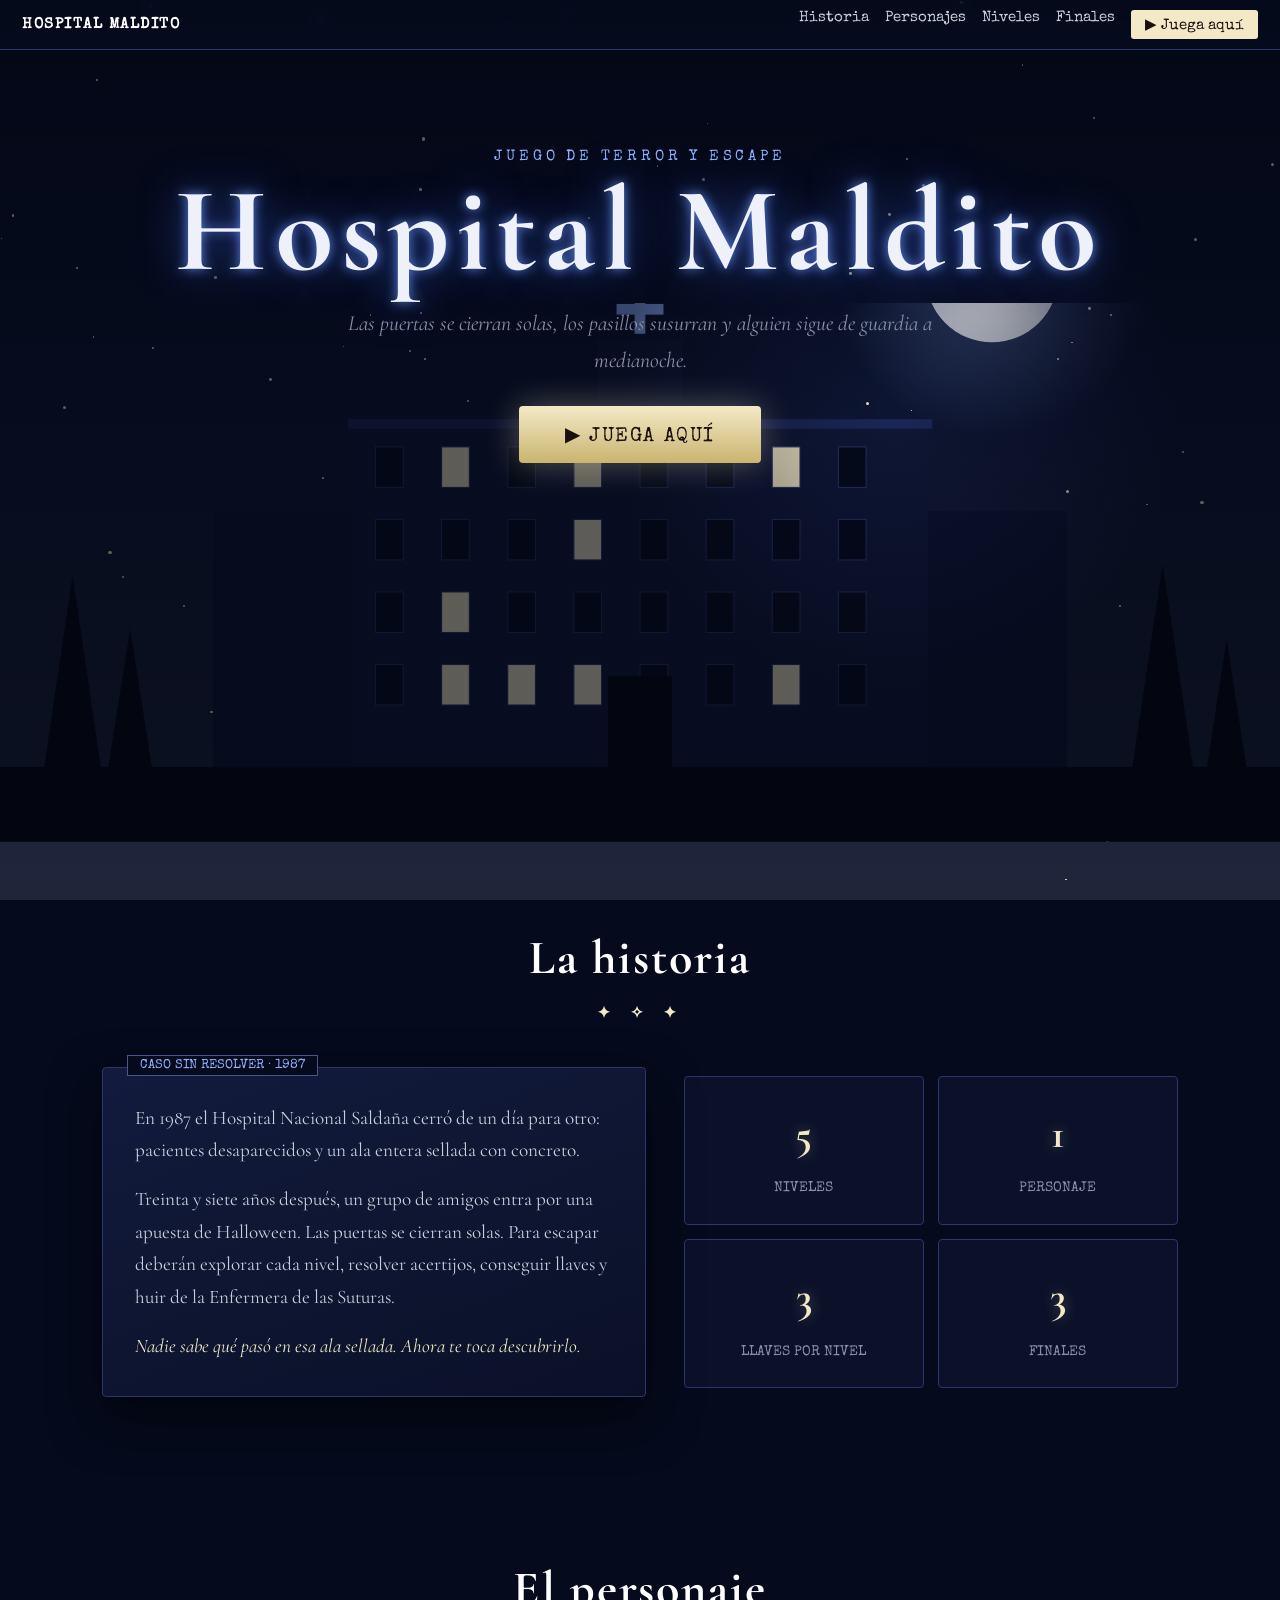
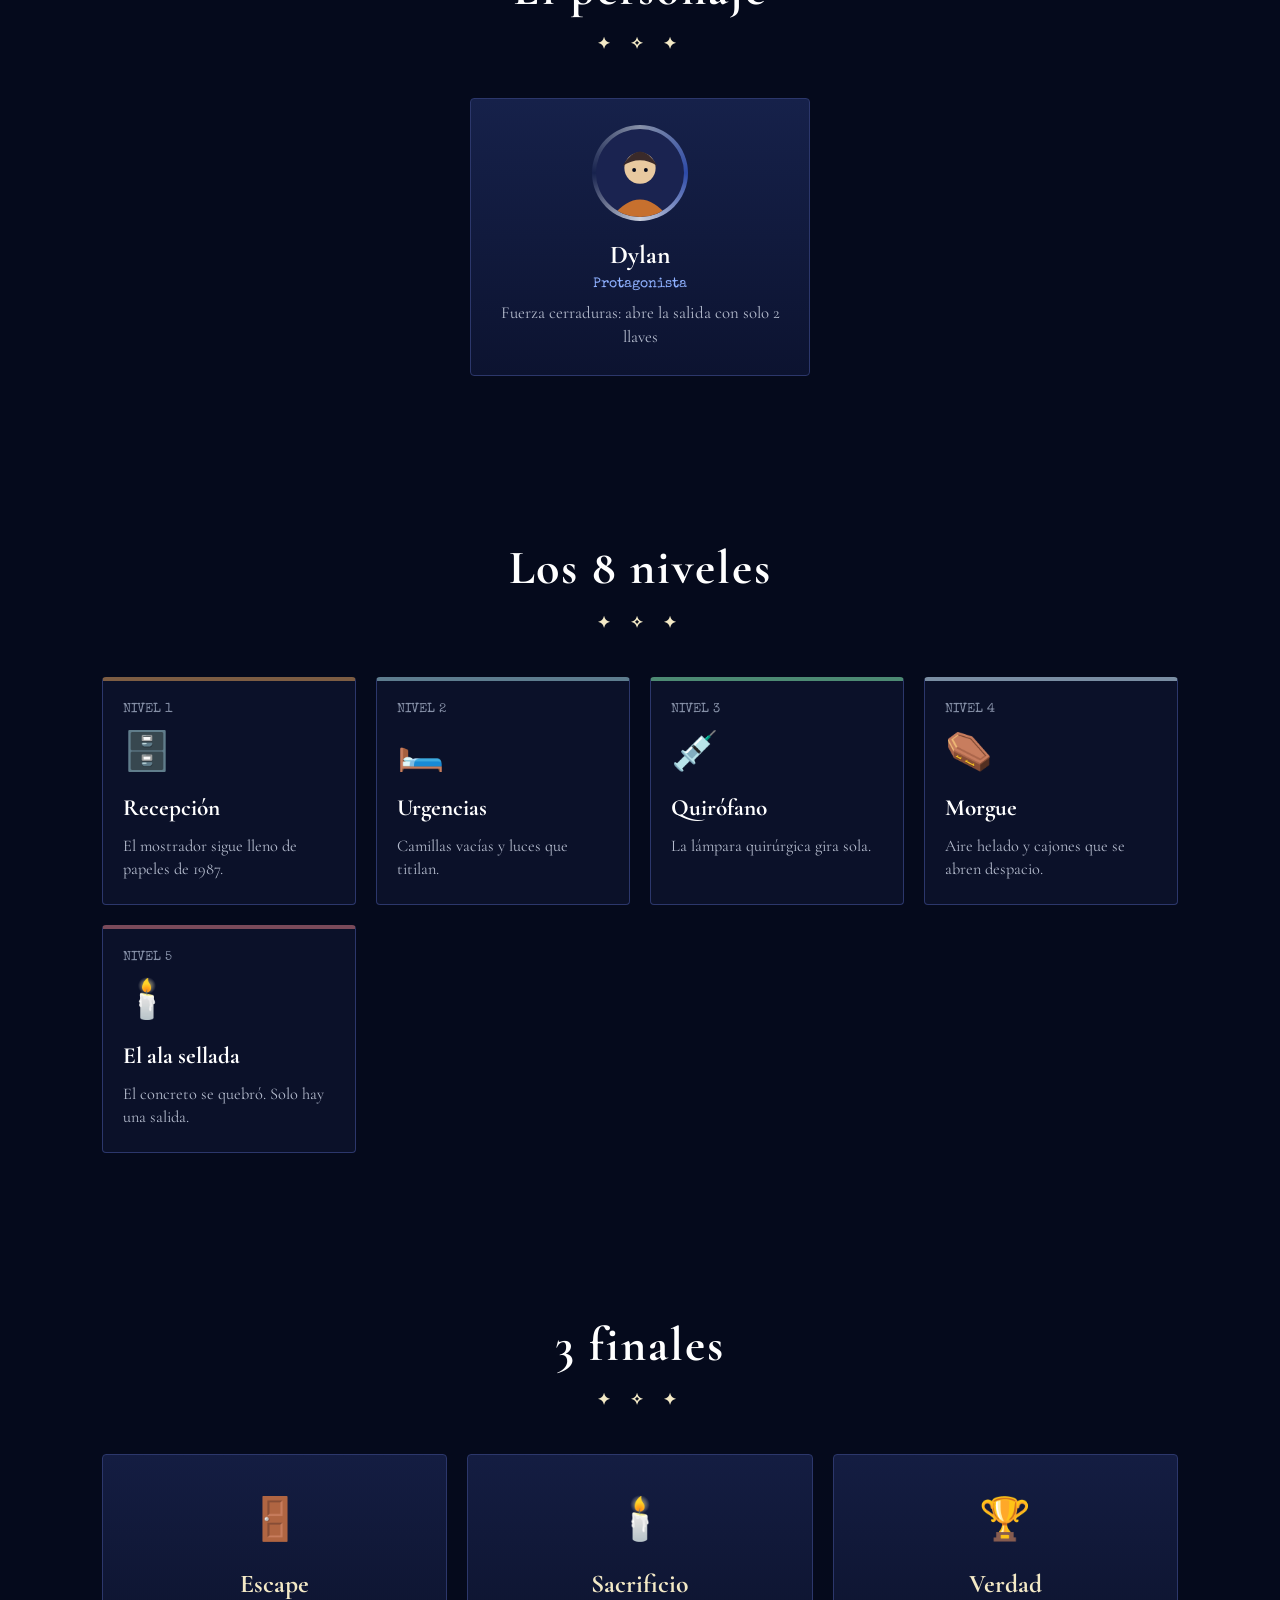
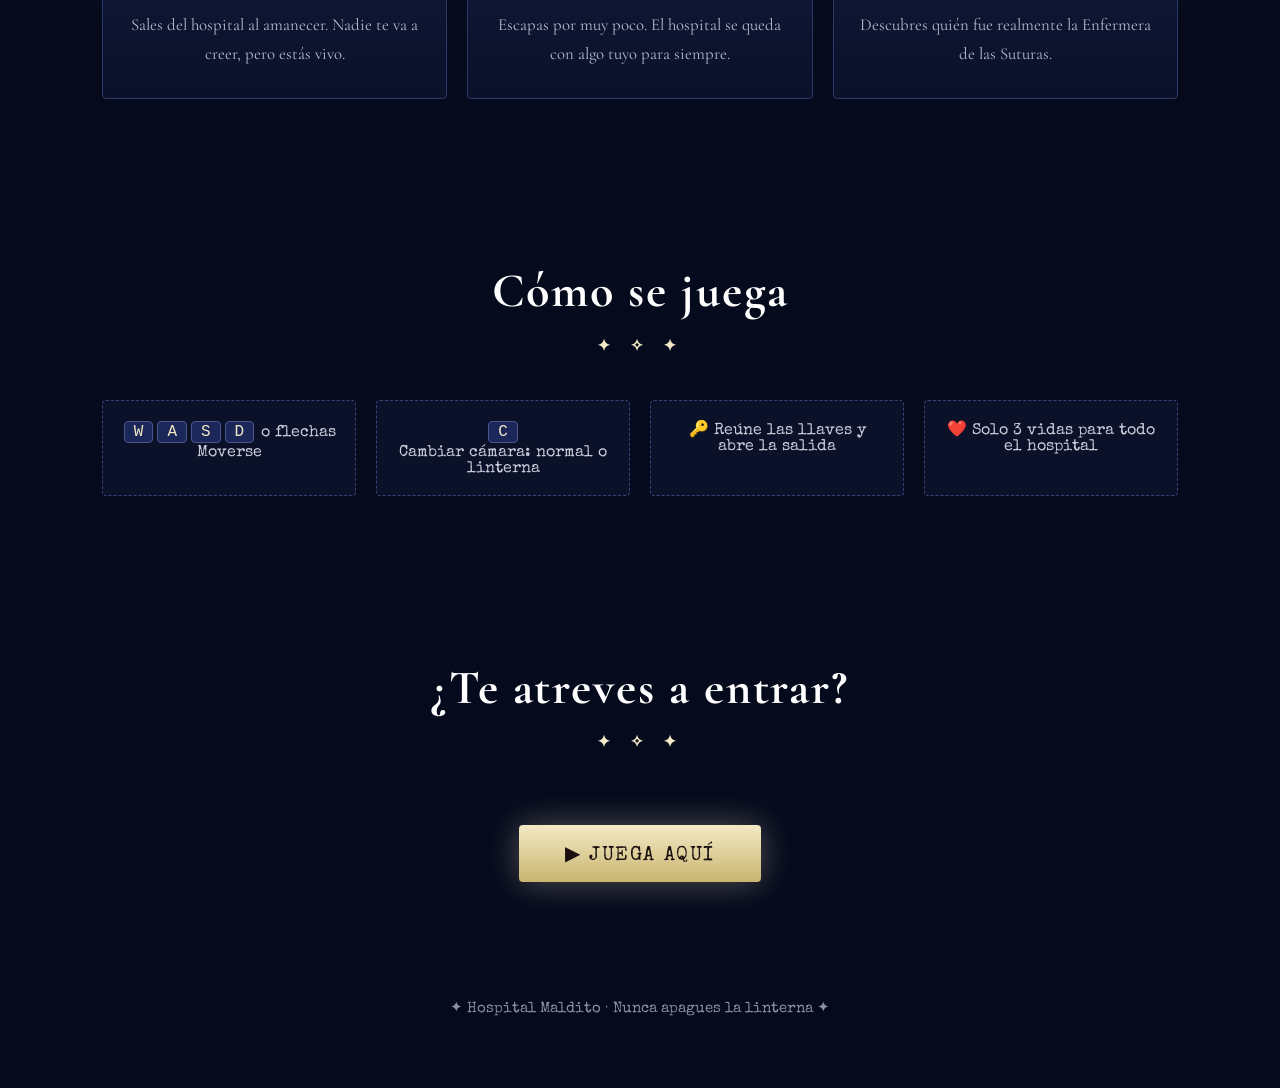
<file: pagina gueb/index.html>
<!DOCTYPE html>
<html lang="es">
<head>
<meta charset="utf-8">
<meta name="viewport" content="width=device-width, initial-scale=1">
<title>Hospital Maldito</title>
<link href="https://fonts.googleapis.com/css2?family=Cormorant+Garamond:ital,wght@0,500;0,700;1,500&family=Special+Elite&display=swap" rel="stylesheet">
<style>
:root{--night:#050a1c;--steel:#8791a8;--mist:#c9cedb;--star:#f3e9c6;--ice:#8fb1ff;
--serif:"Cormorant Garamond",Georgia,serif;--type:"Special Elite","Courier New",monospace;color-scheme:dark}
*{box-sizing:border-box}
html{scroll-behavior:smooth}
body{margin:0;background:linear-gradient(180deg,#050a1c,#0d1633 45%,#20263a) fixed #050a1c;color:var(--mist);font:1.2rem/1.7 var(--serif);overflow-x:hidden}
#stars{position:fixed;inset:0;pointer-events:none}
.s{position:absolute;border-radius:50%;background:var(--star);animation:tw 3s infinite ease-in-out}
@keyframes tw{0%,100%{opacity:.15;transform:scale(.7)}50%{opacity:1;transform:scale(1.15)}}
.hero,main,footer,.bar{position:relative;z-index:1}
.bar{position:sticky;top:0;z-index:50;display:flex;justify-content:space-between;align-items:center;gap:10px;padding:10px 22px;background:#050a1ccc;backdrop-filter:blur(6px);border-bottom:1px solid #2c376b;font:.95rem var(--type)}
.bar b{color:#fff;letter-spacing:.1em}
.bar nav{display:flex;gap:16px;flex-wrap:wrap}
.bar a{color:var(--mist);text-decoration:none}.bar a:hover{color:var(--star)}
.bar .mini{color:#1a0f0f;background:var(--star);padding:5px 14px;border-radius:3px}
.hero{min-height:88vh;overflow:hidden;text-align:center;--x:70%;--y:45%}
.scene{position:absolute;left:0;bottom:0;width:100%;height:68%}
.hero::after{content:"";position:absolute;inset:0;pointer-events:none;background:radial-gradient(circle 280px at var(--x) var(--y),transparent,rgba(3,6,18,.62))}
.hero-in{position:relative;z-index:3;padding:11vh 20px 0}
.tag{font:.95rem var(--type);color:var(--ice);letter-spacing:.25em}
h1{margin:6px 0 0;font-size:clamp(3rem,11vw,7.5rem);line-height:1;letter-spacing:.06em;color:#eef1fa;text-shadow:0 0 12px #5f86e8,0 0 44px #2d4aa8;animation:flick 7s infinite}
@keyframes flick{0%,18%,22%,62%,66%,100%{opacity:1}20%,64%{opacity:.35}21%{opacity:.9}65%{opacity:.55}}
.sub{max-width:600px;margin:14px auto 0;font-style:italic;color:var(--steel);font-size:1.35rem}
.cta{display:inline-block;margin-top:28px;padding:16px 46px;font:1.25rem var(--type);letter-spacing:.08em;color:#1a0f0f;background:linear-gradient(#f3e9c6,#c9b56f);border-radius:4px;text-decoration:none;box-shadow:0 0 34px #f3e9c655;transition:.25s;animation:pulse 2.4s infinite}
.cta:hover{transform:translateY(-3px) scale(1.04);box-shadow:0 0 60px #f3e9c699}
@keyframes pulse{50%{box-shadow:0 0 56px #f3e9c688}}
.flk{animation:fl 5s infinite}
@keyframes fl{0%,40%,44%,100%{opacity:1}42%,72%{opacity:.15}74%{opacity:.8}}
section{max-width:1120px;margin:0 auto;padding:76px 22px}
h2{margin:0 0 40px;text-align:center;font-size:clamp(2rem,5vw,3rem);color:#fff;letter-spacing:.04em}
h2::after{content:"✦  ✧  ✦";display:block;font-size:1rem;letter-spacing:.5em;color:var(--star)}
.story{display:grid;grid-template-columns:1.1fr 1fr;gap:38px;align-items:center}
.file{background:linear-gradient(160deg,#141d42e6,#0b1129e6);border:1px solid #2c376b;border-radius:4px;padding:34px 32px;position:relative;box-shadow:0 20px 50px #0008}
.file::before{content:"CASO SIN RESOLVER · 1987";position:absolute;top:-13px;left:24px;background:var(--night);border:1px solid #4a5590;color:var(--ice);font:.8rem var(--type);padding:3px 12px}
.file p{margin:0 0 16px}.file p:last-child{margin:0;font-style:italic;color:var(--star)}
.stats{display:grid;grid-template-columns:1fr 1fr;gap:14px}
.stat{border:1px solid #2c376b;background:#0b1129;padding:22px 10px;text-align:center;border-radius:4px}
.stat b{display:block;font-size:2.6rem;color:var(--star);text-shadow:0 0 14px #f3e9c655}
.stat span{font:.85rem var(--type);color:var(--steel)}
.grid{display:grid;grid-template-columns:repeat(auto-fit,minmax(200px,1fr));gap:20px}
.ch{background:linear-gradient(180deg,#16214a,#0c1330);border:1px solid #2c376b;border-radius:4px;padding:26px 18px;text-align:center;transition:.3s}
.ch:hover{transform:translateY(-6px);border-color:#5f6fc0;box-shadow:0 14px 40px #2d4aa844}
.av{width:96px;height:96px;margin:0 auto 12px;border-radius:50%;padding:4px;background:conic-gradient(#8791a8,#2d4aa8,#c9cedb,#17224d,#8791a8)}
.av svg{width:100%;height:100%;border-radius:50%;display:block}
.ch h3{margin:0;font-size:1.6rem;color:#fff}
.ch .r{font:.85rem var(--type);color:var(--ice)}
.ch p{margin:10px 0 0;font-size:1.05rem;line-height:1.45;color:#b4bbcd}
#chars{grid-template-columns:minmax(220px,340px);justify-content:center}
.lv{border:1px solid #2c376b;border-top:4px solid var(--c);border-radius:4px;padding:22px 20px;background:#0b1129;transition:.3s}
.lv:hover{transform:translateY(-5px);box-shadow:0 12px 34px #0008}
.lv .n{font:.8rem var(--type);color:var(--steel)}
.lv i{display:block;font-size:2.4rem;font-style:normal;margin:4px 0}
.lv h3{margin:0 0 6px;font-size:1.45rem;color:#fff}
.lv p{margin:0;font-size:1.02rem;line-height:1.45;color:#b4bbcd}
.end{text-align:center;border:1px solid #2c376b;background:linear-gradient(#141d42,#0b1129);padding:30px 20px;border-radius:4px}
.end i{font-size:2.6rem;font-style:normal}.end h3{margin:6px 0;font-size:1.6rem;color:var(--star)}.end p{margin:0;font-size:1.05rem;color:#b4bbcd}
.ctl div{border:1px dashed #38437a;padding:18px;text-align:center;border-radius:4px;background:#0a1128;font:1rem var(--type)}
kbd{display:inline-block;background:#1b2758;border:1px solid #4a5590;border-radius:4px;padding:1px 9px;margin:2px;color:var(--star)}
.final{text-align:center}
footer{text-align:center;padding:40px 20px 70px;color:var(--steel);font:.95rem var(--type)}
@media(max-width:780px){.story{grid-template-columns:1fr}.bar nav a:not(.mini){display:none}}
@media(prefers-reduced-motion:reduce){*{animation:none!important;scroll-behavior:auto}}
</style>
</head>
<body>
<div id="stars" aria-hidden="true"></div>

<div class="bar"><b>HOSPITAL MALDITO</b>
  <nav><a href="#historia">Historia</a><a href="#personajes">Personajes</a><a href="#niveles">Niveles</a><a href="#finales">Finales</a><a class="mini" href="juego.html">▶ Juega aquí</a></nav>
</div>

<header class="hero" id="hero">
  <svg class="scene" viewBox="0 0 1200 700" preserveAspectRatio="xMidYMax slice" role="img" aria-label="Hospital abandonado bajo la luna">
    <defs><radialGradient id="mn"><stop offset="0" stop-color="#fff"/><stop offset="1" stop-color="#c9cedb"/></radialGradient><radialGradient id="hl"><stop offset="0" stop-color="#8fb1ff55"/><stop offset="1" stop-color="#8fb1ff00"/></radialGradient></defs>
    <circle cx="930" cy="170" r="150" fill="url(#hl)"/><circle cx="930" cy="170" r="62" fill="url(#mn)"/>
    <rect x="330" y="310" width="540" height="320" fill="#0f1737"/><rect x="200" y="390" width="130" height="240" fill="#0c1230"/><rect x="870" y="390" width="130" height="240" fill="#0c1230"/>
    <rect x="560" y="230" width="80" height="80" fill="#0f1737"/><rect x="326" y="304" width="548" height="9" fill="#1b2758"/>
    <g fill="#8fb1ff"><rect x="595" y="180" width="10" height="44"/><rect x="578" y="196" width="44" height="10"/></g>
    <g id="win"></g><rect x="570" y="545" width="60" height="85" fill="#02040c"/>
    <rect y="630" width="1200" height="70" fill="#03060f"/>
    <g fill="#03060f"><path d="M40 640l28-190 28 190zM100 640l22-140 22 140zM1060 640l30-200 30 200zM1130 640l20-130 20 130z"/></g>
  </svg>
  <div class="hero-in">
    <div class="tag">JUEGO DE TERROR Y ESCAPE</div>
    <h1>Hospital Maldito</h1>
    <p class="sub">Las puertas se cierran solas, los pasillos susurran y alguien sigue de guardia a medianoche.</p>
    <a class="cta" href="juego.html">▶ JUEGA AQUÍ</a>
  </div>
</header>

<main>
<section id="historia"><h2>La historia</h2>
  <div class="story">
    <div class="file">
      <p>En 1987 el Hospital Nacional Saldaña cerró de un día para otro: pacientes desaparecidos y un ala entera sellada con concreto.</p>
      <p>Treinta y siete años después, un grupo de amigos entra por una apuesta de Halloween. Las puertas se cierran solas. Para escapar deberán explorar cada nivel, resolver acertijos, conseguir llaves y huir de la Enfermera de las Suturas.</p>
      <p>Nadie sabe qué pasó en esa ala sellada. Ahora te toca descubrirlo.</p>
    </div>
    <div class="stats">
      <div class="stat"><b>5</b><span>NIVELES</span></div><div class="stat"><b>1</b><span>PERSONAJE</span></div>
      <div class="stat"><b>3</b><span>LLAVES POR NIVEL</span></div><div class="stat"><b>3</b><span>FINALES</span></div>
    </div>
  </div>
</section>

<section id="personajes"><h2>El personaje</h2><div class="grid" id="chars"></div></section>

<section id="niveles"><h2>Los 8 niveles</h2><div class="grid" id="lvls"></div></section>

<section id="finales"><h2>3 finales</h2>
  <div class="grid">
    <div class="end"><i>🚪</i><h3>Escape</h3><p>Sales del hospital al amanecer. Nadie te va a creer, pero estás vivo.</p></div>
    <div class="end"><i>🕯️</i><h3>Sacrificio</h3><p>Escapas por muy poco. El hospital se queda con algo tuyo para siempre.</p></div>
    <div class="end"><i>🏆</i><h3>Verdad</h3><p>Descubres quién fue realmente la Enfermera de las Suturas.</p></div>
  </div>
</section>

<section id="controles"><h2>Cómo se juega</h2>
  <div class="grid ctl">
    <div><kbd>W</kbd><kbd>A</kbd><kbd>S</kbd><kbd>D</kbd> o flechas<br>Moverse</div>
    <div><kbd>C</kbd><br>Cambiar cámara: normal o linterna</div>
    <div>🔑 Reúne las llaves y abre la salida</div>
    <div>❤️ Solo 3 vidas para todo el hospital</div>
  </div>
</section>

<section class="final"><h2>¿Te atreves a entrar?</h2><a class="cta" href="juego.html">▶ JUEGA AQUÍ</a></section>
</main>
<footer>✦ Hospital Maldito · Nunca apagues la linterna ✦</footer>

<script>
(function(){
var c=document.getElementById('stars'),i,e,z;
for(i=0;i<100;i++){e=document.createElement('span');z=1+Math.random()*2.4;e.className='s';e.style.cssText='left:'+Math.random()*100+'%;top:'+Math.random()*100+'%;width:'+z+'px;height:'+z+'px;animation-delay:'+Math.random()*4+'s';c.appendChild(e)}
var g=document.getElementById('win'),N='http://www.w3.org/2000/svg',r,k;
for(r=0;r<4;r++)for(k=0;k<8;k++){e=document.createElementNS(N,'rect');e.setAttribute('x',352+k*62);e.setAttribute('y',330+r*68);e.setAttribute('width',26);e.setAttribute('height',38);var lit=Math.random()<.14;e.setAttribute('fill',lit?'#f3e9c6':'#050a1c');e.setAttribute('stroke','#26326a');if(lit){e.setAttribute('class','flk');e.style.animationDelay=(-Math.random()*5)+'s'}g.appendChild(e)}
var h=document.getElementById('hero');
h.addEventListener('pointermove',function(v){var b=h.getBoundingClientRect();h.style.setProperty('--x',(v.clientX-b.left)+'px');h.style.setProperty('--y',(v.clientY-b.top)+'px')});

var P=[['Dylan','Fuerza cerraduras: abre la salida con solo 2 llaves','#c7702e','#e8c9a0']];
document.getElementById('chars').innerHTML=P.map(function(p,n){return '<article class="ch"><div class="av"><svg viewBox="0 0 90 90"><rect width="90" height="90" fill="#1a2350"/><circle cx="45" cy="40" r="16" fill="'+p[3]+'"/><path d="M27 38Q45 8 63 38Q45 26 27 38Z" fill="#3a2a2a"/><path d="M16 90Q45 54 74 90Z" fill="'+p[2]+'"/><circle cx="39" cy="42" r="2" fill="#050a1c"/><circle cx="51" cy="42" r="2" fill="#050a1c"/></svg></div><h3>'+p[0]+'</h3><div class="r">Protagonista</div><p>'+p[1]+'</p></article>'}).join('');

var V=[['Recepción','🗄️','#7d5d43','El mostrador sigue lleno de papeles de 1987.'],['Urgencias','🛏️','#5e7d8f','Camillas vacías y luces que titilan.'],['Quirófano','💉','#4d8a73','La lámpara quirúrgica gira sola.'],['Morgue','⚰️','#7a8ea3','Aire helado y cajones que se abren despacio.'],['El ala sellada','🕯️','#7a4a5a','El concreto se quebró. Solo hay una salida.']];
document.getElementById('lvls').innerHTML=V.map(function(v,n){return '<article class="lv" style="--c:'+v[2]+'"><div class="n">NIVEL '+(n+1)+'</div><i>'+v[1]+'</i><h3>'+v[0]+'</h3><p>'+v[3]+'</p></article>'}).join('');
})();
</script>
</body>
</html>
</file>
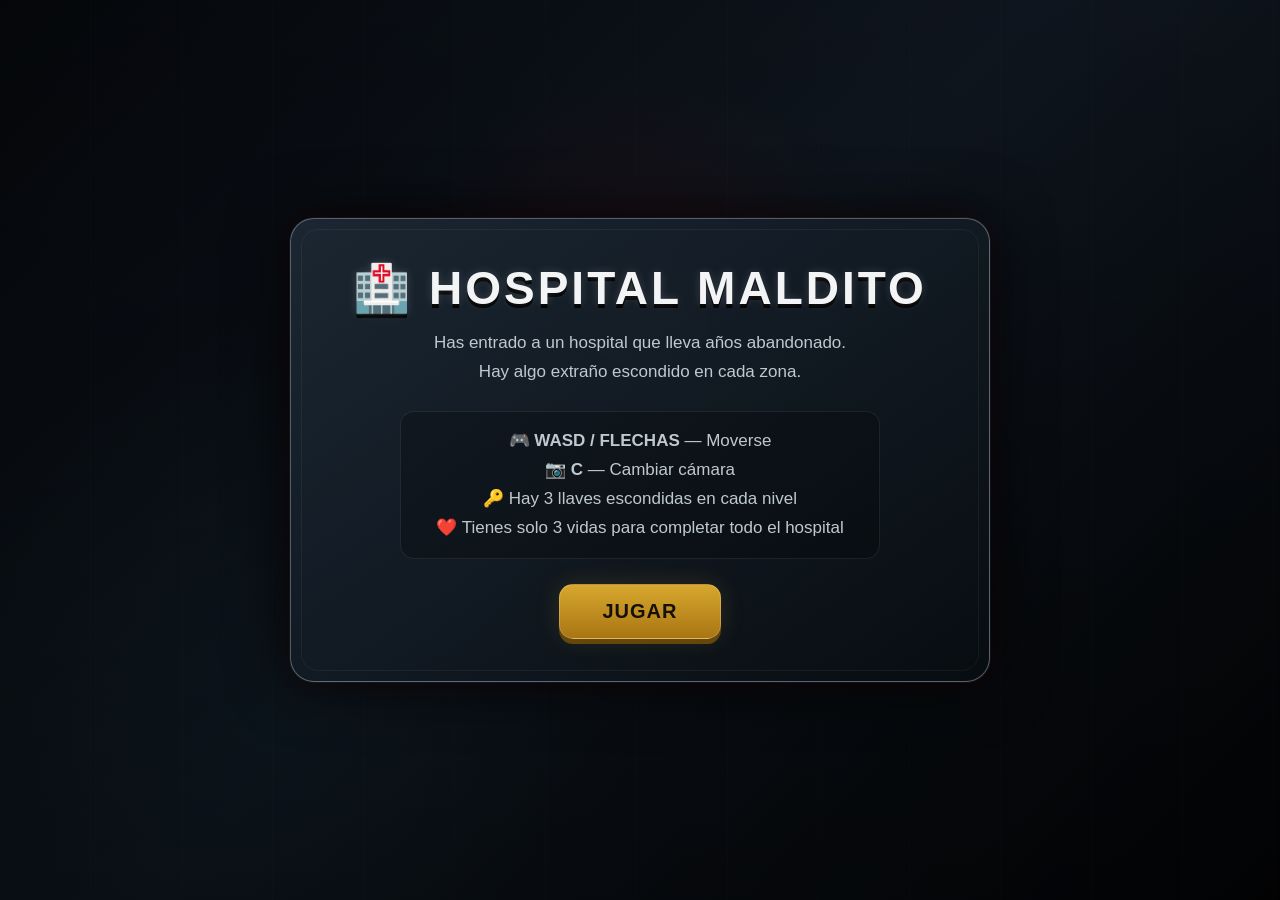
<file: index2.html>
<!DOCTYPE html>
<html lang="es">
<head>
<meta charset="UTF-8">
<meta name="viewport" content="width=device-width, initial-scale=1.0">
<title>Hospital Abandonado 2D</title>

<style>
*{
    box-sizing:border-box;
    margin:0;
    padding:0;
}

body{
    background:#111;
    font-family:Arial,sans-serif;
    overflow:hidden;
}

#game{
    display:block;
    margin:auto;
    background:#222;
    image-rendering:auto;
}

#menu{
    position:fixed;
    inset:0;
    background:linear-gradient(#17283b,#071016);
    display:flex;
    justify-content:center;
    align-items:center;
    z-index:10;
}

.panel{
    width:600px;
    max-width:90%;
    padding:35px;
    text-align:center;
    border:5px solid #d6d6d6;
    border-radius:20px;
    background:#263746;
    box-shadow:0 0 30px #000;
}

.panel h1{
    color:white;
    font-size:42px;
    margin-bottom:15px;
    text-shadow:4px 4px #000;
}

.panel p{
    color:#ddd;
    font-size:18px;
    line-height:1.7;
}

button{
    margin-top:25px;
    padding:15px 35px;
    font-size:22px;
    font-weight:bold;
    border:0;
    border-radius:12px;
    cursor:pointer;
    background:#e6b83f;
    color:#171717;
    box-shadow:0 5px #8c6820;
}

button:active{
    transform:translateY(5px);
    box-shadow:none;
}

#hud{
    position:fixed;
    top:15px;
    left:15px;
    right:15px;
    display:none;
    justify-content:space-between;
    align-items:flex-start;
    pointer-events:none;
    z-index:5;
}

.hudBox{
    background:rgba(10,15,20,.88);
    border:3px solid #ddd;
    border-radius:12px;
    padding:10px 15px;
    color:white;
    font-weight:bold;
    box-shadow:0 4px 10px #000;
}

#message{
    position:fixed;
    bottom:35px;
    left:50%;
    transform:translateX(-50%);
    background:rgba(0,0,0,.9);
    color:white;
    padding:12px 25px;
    border-radius:12px;
    font-size:19px;
    display:none;
    z-index:8;
}

#gameOver,#victory,#levelScreen{
    position:fixed;
    inset:0;
    background:rgba(5,8,12,.94);
    display:none;
    justify-content:center;
    align-items:center;
    z-index:20;
}

.screenBox{
    text-align:center;
    color:white;
    padding:35px;
}

.screenBox h2{
    font-size:45px;
    margin-bottom:15px;
    text-shadow:4px 4px #000;
}

.screenBox p{
    font-size:20px;
    margin:10px;
}

/* ===== DISEÑO MEJORADO ===== */
body{
    background:#05070a;
    font-family:Arial,sans-serif;
    overflow:hidden;
}
#game{
    display:block;
    margin:auto;
    background:#090d12;
    image-rendering:auto;
    border:2px solid #202a33;
}
#menu{
    background:
      radial-gradient(circle at 50% 35%, rgba(110,20,25,.22), transparent 28%),
      radial-gradient(circle at 20% 80%, rgba(30,70,90,.18), transparent 30%),
      linear-gradient(135deg,#05070b,#111923 48%,#030406);
}
#menu:before{
    content:"";
    position:absolute;
    inset:0;
    background:
      repeating-linear-gradient(90deg,transparent 0,transparent 90px,rgba(255,255,255,.015) 91px),
      linear-gradient(rgba(0,0,0,.15),rgba(0,0,0,.45));
    pointer-events:none;
}
.panel{
    position:relative;
    width:700px;
    max-width:92%;
    padding:42px 44px;
    text-align:center;
    border:1px solid rgba(220,235,245,.35);
    border-radius:24px;
    background:linear-gradient(145deg,rgba(28,40,52,.96),rgba(8,13,18,.96));
    box-shadow:0 0 0 1px rgba(255,255,255,.04),0 0 60px rgba(0,0,0,.9),0 0 28px rgba(120,20,30,.16);
    backdrop-filter:blur(8px);
}
.panel:after{
    content:"";
    position:absolute;
    inset:10px;
    border:1px solid rgba(255,255,255,.05);
    border-radius:17px;
    pointer-events:none;
}
.panel h1{
    color:#f2f4f5;
    font-size:46px;
    letter-spacing:3px;
    margin-bottom:14px;
    text-shadow:0 0 10px rgba(255,255,255,.15),0 4px 0 #000;
}
.panel h1:first-letter{filter:drop-shadow(0 0 8px #b32632);}
.panel p{color:#bfc8cf;font-size:17px;line-height:1.7;}
.panel p:nth-of-type(2){
    margin:24px auto 0!important;
    padding:15px 18px;
    max-width:480px;
    border:1px solid rgba(255,255,255,.08);
    border-radius:14px;
    background:rgba(0,0,0,.22);
}
button{
    position:relative;
    margin-top:25px;
    padding:15px 42px;
    font-size:20px;
    letter-spacing:1px;
    font-weight:800;
    border:1px solid rgba(255,255,255,.2);
    border-radius:14px;
    cursor:pointer;
    background:linear-gradient(#d7a82e,#a97513);
    color:#15100a;
    box-shadow:0 5px 0 #65470c,0 0 24px rgba(214,170,45,.16);
    transition:.18s;
}
button:hover{
    transform:translateY(-2px);
    filter:brightness(1.1);
    box-shadow:0 7px 0 #65470c,0 0 30px rgba(214,170,45,.25);
}
button:active{transform:translateY(4px);box-shadow:0 1px 0 #65470c;}
#hud{
    top:14px;
    left:14px;
    right:14px;
    gap:10px;
}
.hudBox{
    min-width:130px;
    background:linear-gradient(145deg,rgba(8,13,18,.94),rgba(18,25,31,.88));
    border:1px solid rgba(214,225,232,.22);
    border-radius:14px;
    padding:10px 15px;
    color:#eef3f5;
    font-weight:bold;
    box-shadow:0 7px 18px rgba(0,0,0,.42),inset 0 1px rgba(255,255,255,.05);
    backdrop-filter:blur(5px);
}
#message{
    bottom:28px;
    background:linear-gradient(145deg,rgba(5,8,12,.96),rgba(25,30,34,.94));
    border:1px solid rgba(255,255,255,.16);
    box-shadow:0 0 30px rgba(0,0,0,.7);
    color:#f3f5f6;
}
#levelScreen,#gameOver,#victory{
    background:
      radial-gradient(circle at center,rgba(65,18,24,.20),transparent 45%),
      rgba(2,5,8,.94);
    backdrop-filter:blur(5px);
}
.screenBox{
    min-width:460px;
    max-width:90%;
    padding:42px 50px;
    border:1px solid rgba(255,255,255,.14);
    border-radius:22px;
    background:linear-gradient(145deg,rgba(19,28,36,.97),rgba(5,9,13,.97));
    box-shadow:0 0 50px rgba(0,0,0,.8);
}
.screenBox h2{
    font-size:43px;
    letter-spacing:2px;
    text-shadow:0 0 16px rgba(255,255,255,.12),0 4px #000;
}
.screenBox p{color:#c4ccd2;}
@media(max-width:700px){
    .panel{padding:30px 22px;}
    .panel h1{font-size:32px;}
    .screenBox{min-width:0;padding:30px 22px;}
    .hudBox{min-width:auto;font-size:13px;padding:8px 10px;}
}


#keyBox{border-color:rgba(255,210,60,.28);}
#keyCounter{color:#ffd94d;font-size:16px;}
#hud .hudBox:first-child{border-color:rgba(220,55,65,.3);}
</style>
</head>

<body>

<canvas id="game" width="1100" height="650"></canvas>

<div id="menu">
    <div class="panel">
        <h1>🏥 HOSPITAL MALDITO</h1>
        <p>
            Has entrado a un hospital que lleva años abandonado.<br>
            Hay algo extraño escondido en cada zona.
        </p>

        <p style="margin-top:15px">
            🎮 <b>WASD / FLECHAS</b> — Moverse<br>
            📷 <b>C</b> — Cambiar cámara<br>
            🔑 Hay 3 llaves escondidas en cada nivel<br>
❤️ Tienes solo 3 vidas para completar todo el hospital
        </p>

        <button onclick="startGame()">JUGAR</button>
    </div>
</div>

<div id="hud">
    <div class="hudBox">
        ❤️ Vidas: <span id="lives">5</span>
    </div>

    <div class="hudBox">
        🏥 Nivel: <span id="level">1</span>
    </div>

    <div class="hudBox">
        📷 Cámara: <span id="camera">NORMAL</span>
    </div>
</div>

<div id="message"></div>

<div id="levelScreen">
    <div class="screenBox">
        <h2 id="levelTitle"></h2>
        <p id="levelDescription"></p>
        <button onclick="continueLevel()">ENTRAR</button>
    </div>
</div>

<div id="gameOver">
    <div class="screenBox">
        <h2>💀 FIN DEL JUEGO</h2>
        <p>El hospital te a encerrado.</p>
        <button onclick="location.reload()">REINTENTAR</button>
    </div>
</div>

<div id="victory">
    <div class="screenBox">
        <h2>🏆 ¡ESCAPASTE!</h2>
        <p>Lograste atravesar todo el hospital maldito.</p>
        <button onclick="location.reload()">JUGAR DE NUEVO</button>
    </div
</file>
